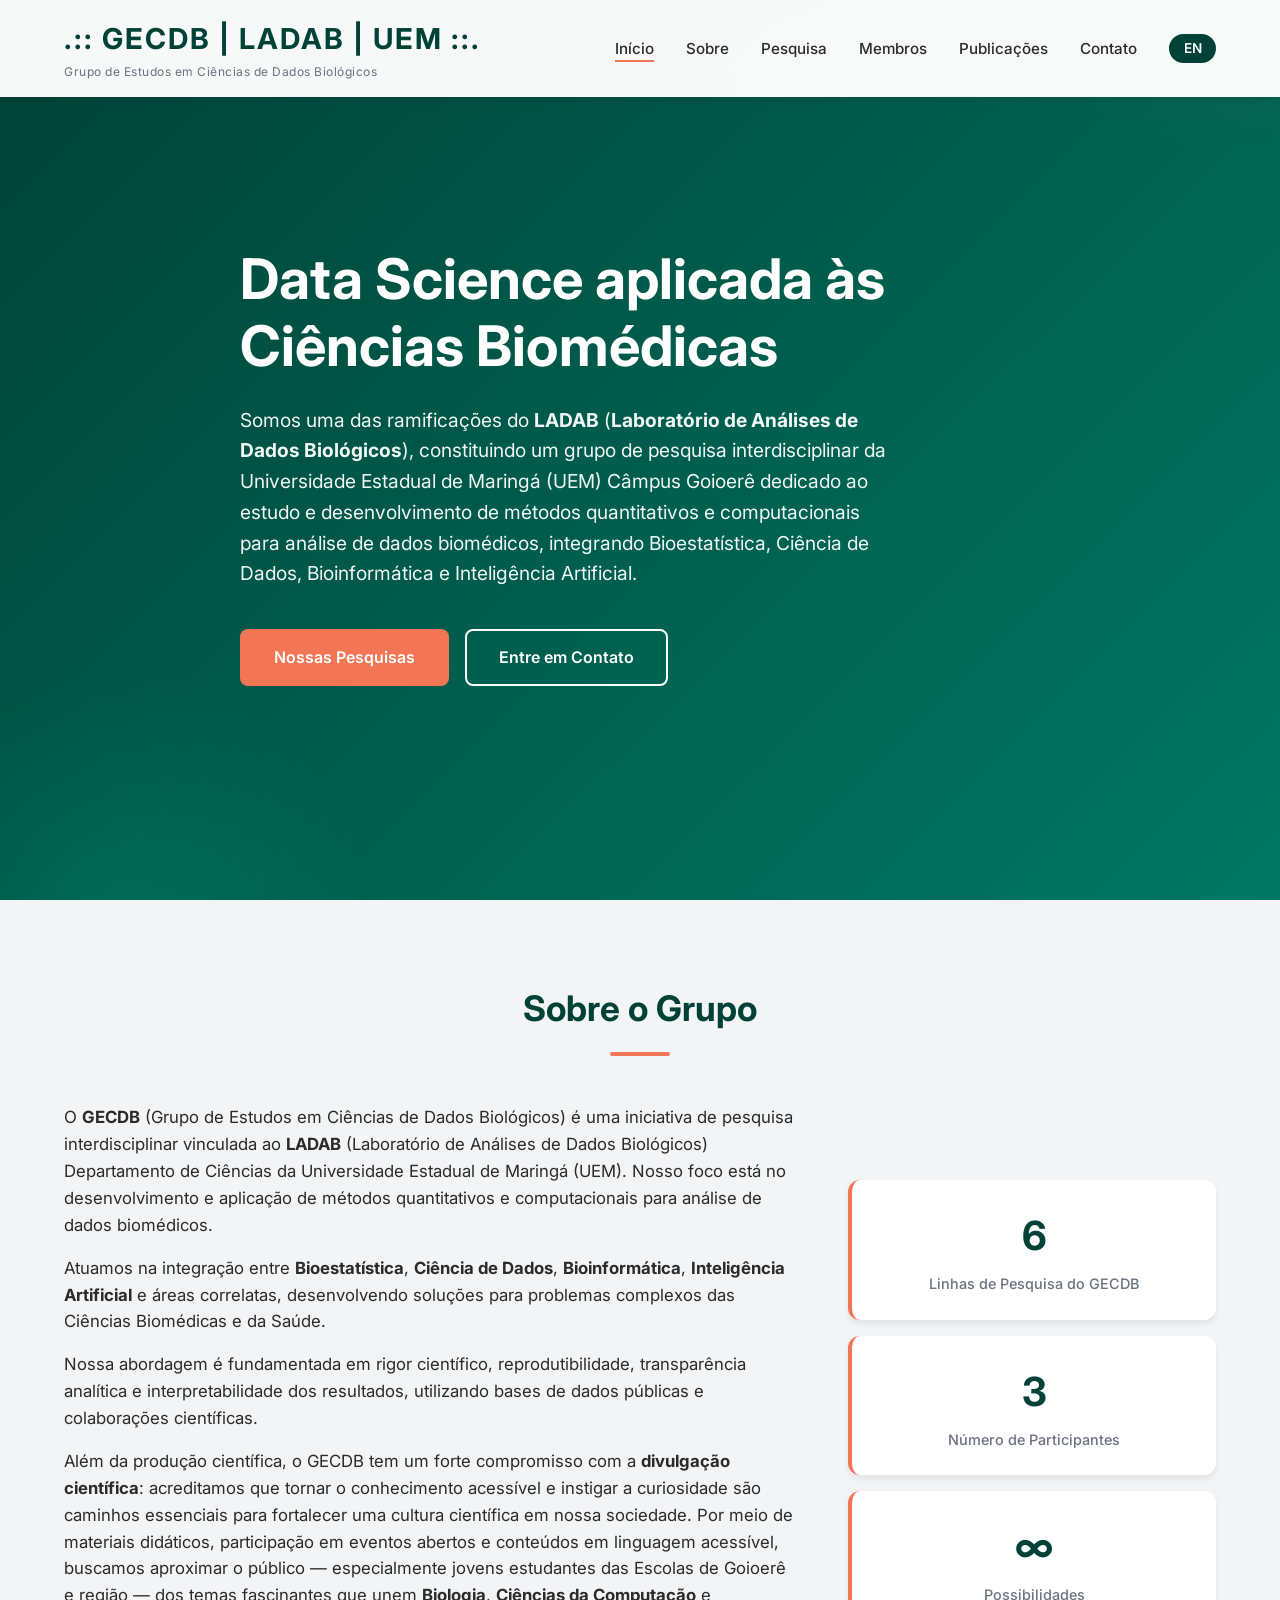
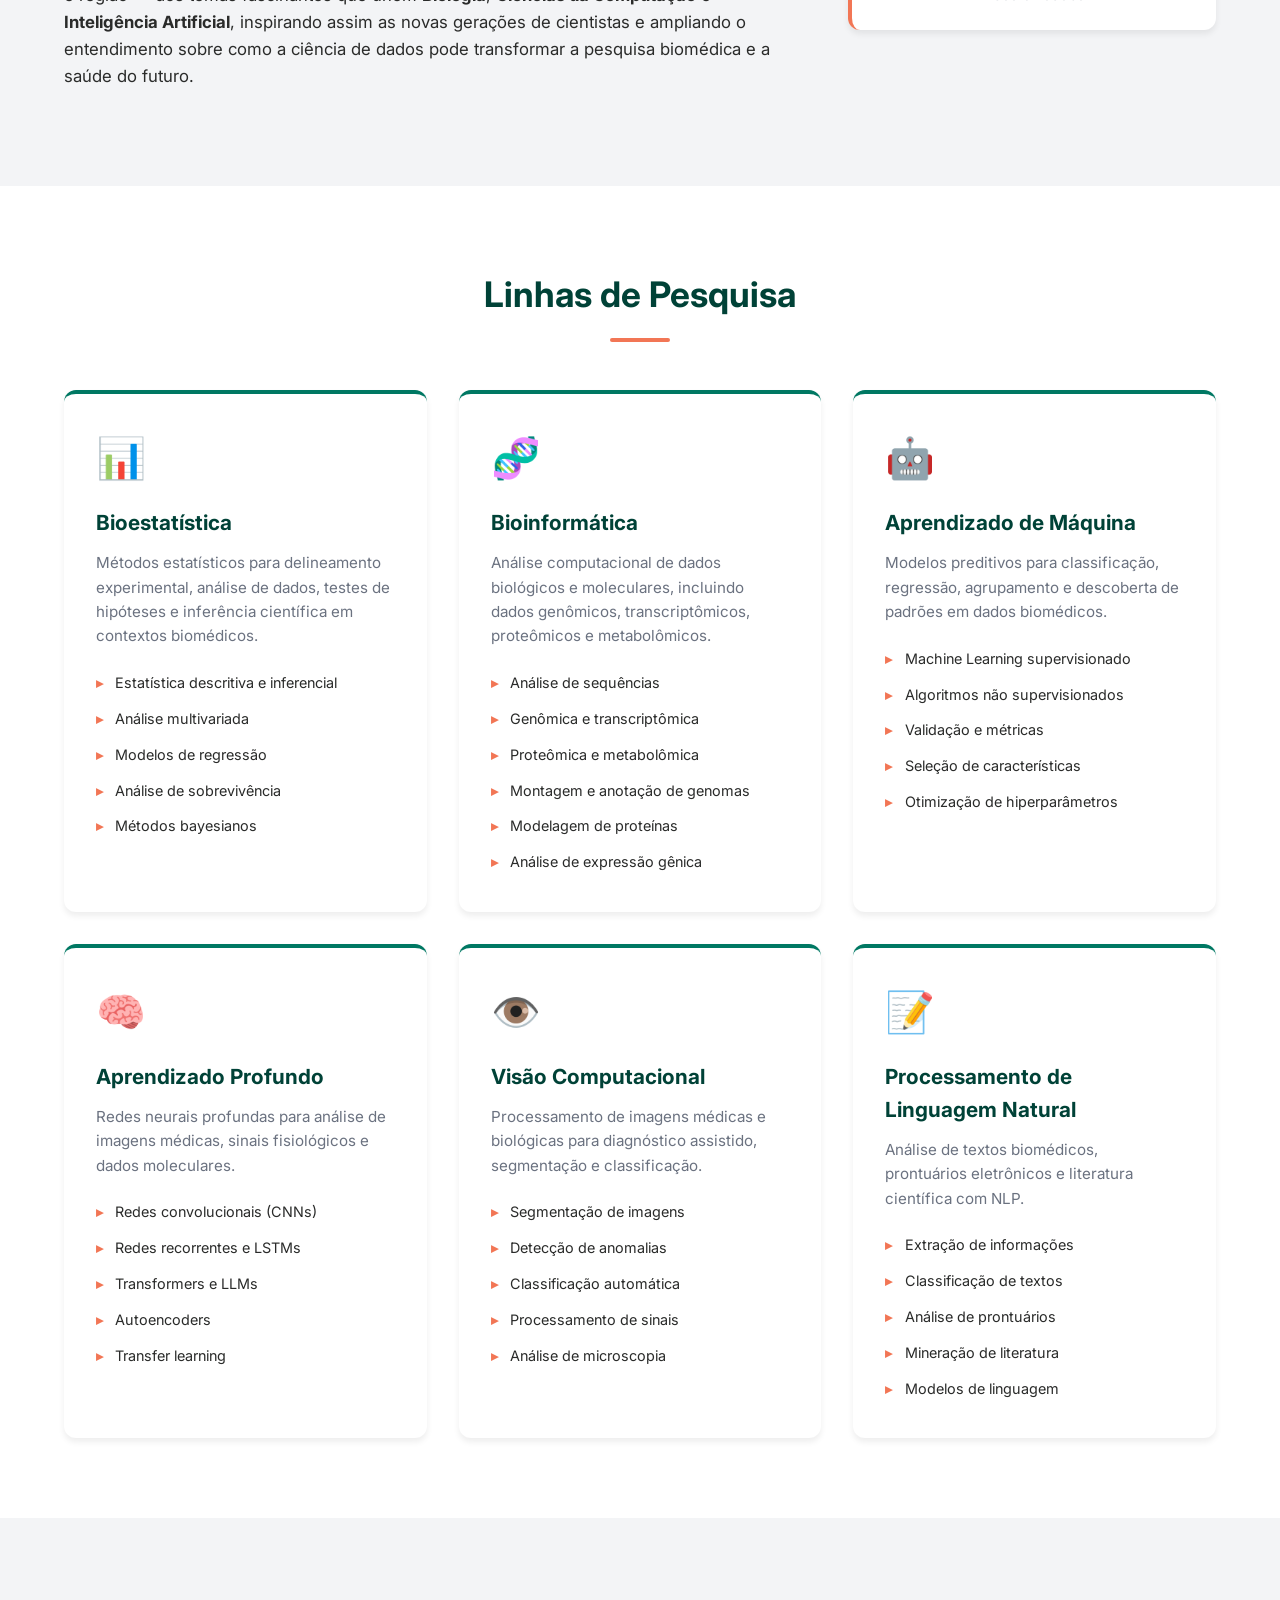
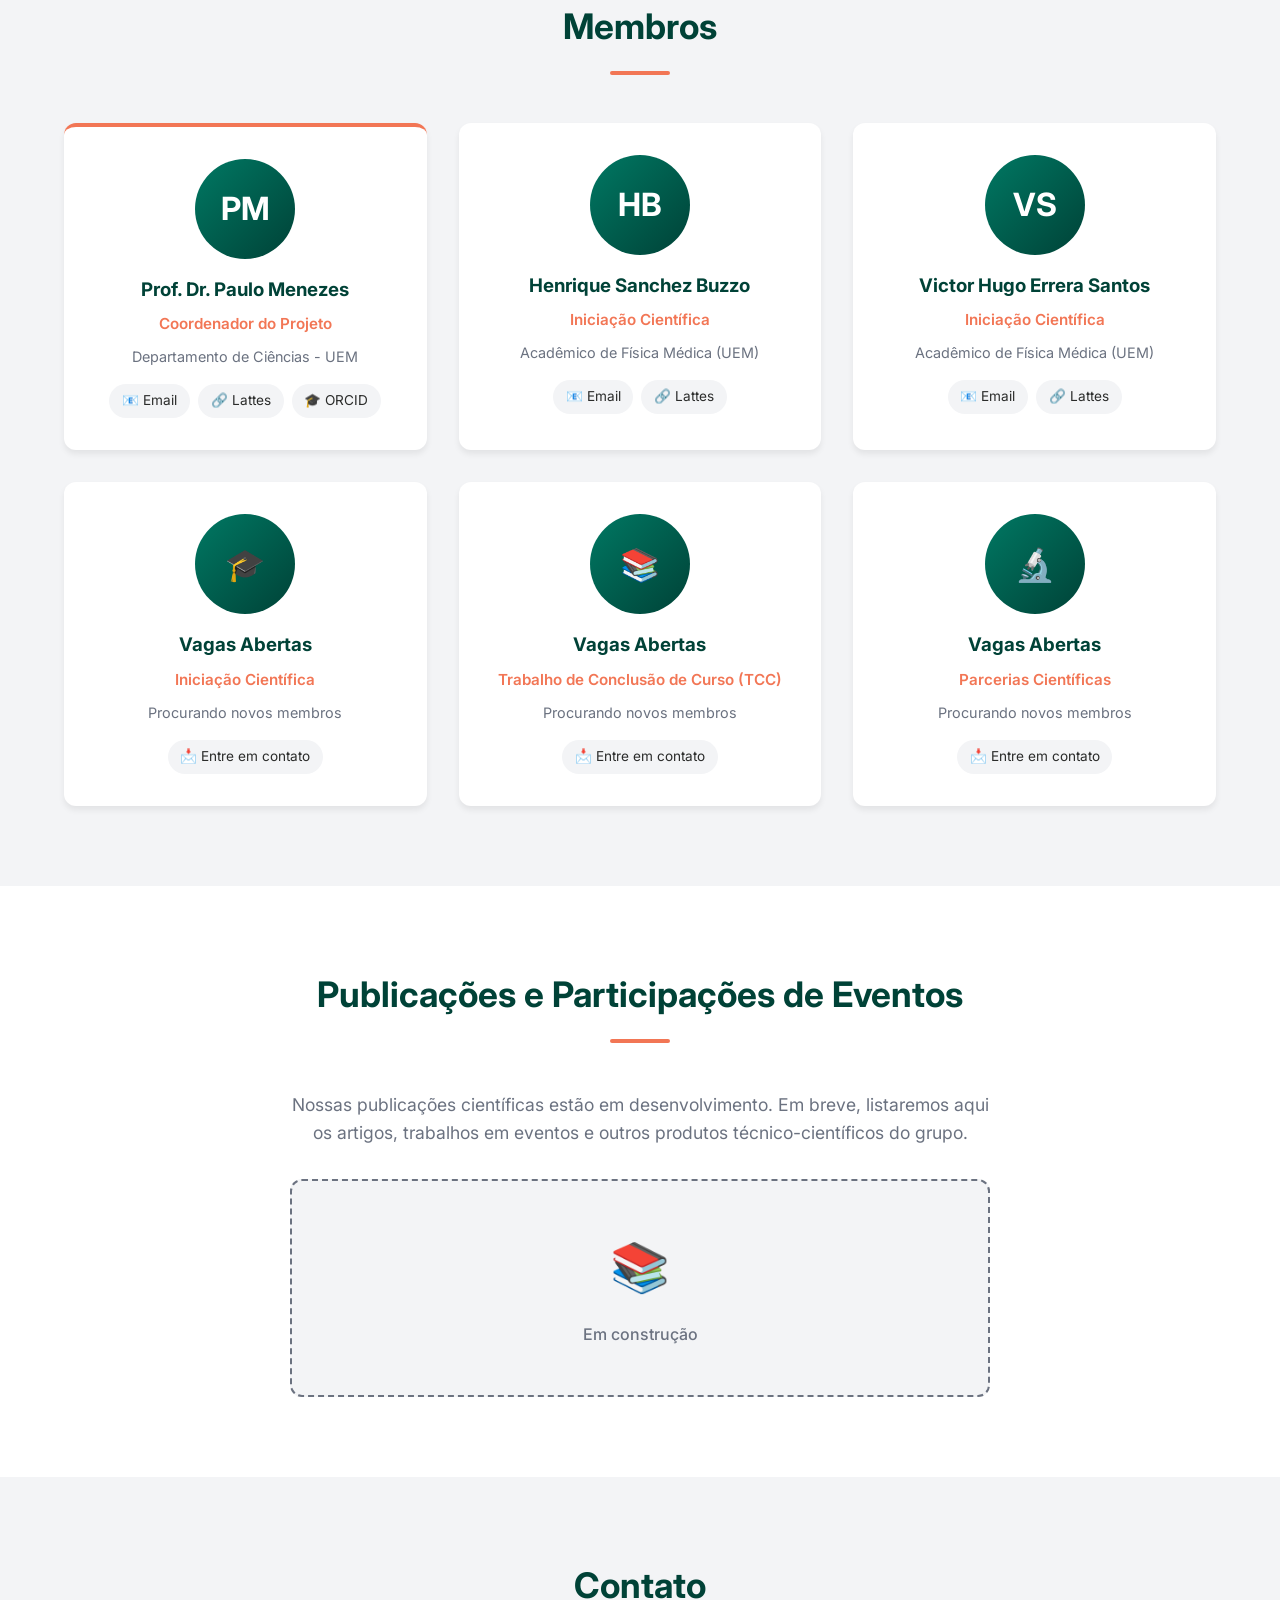
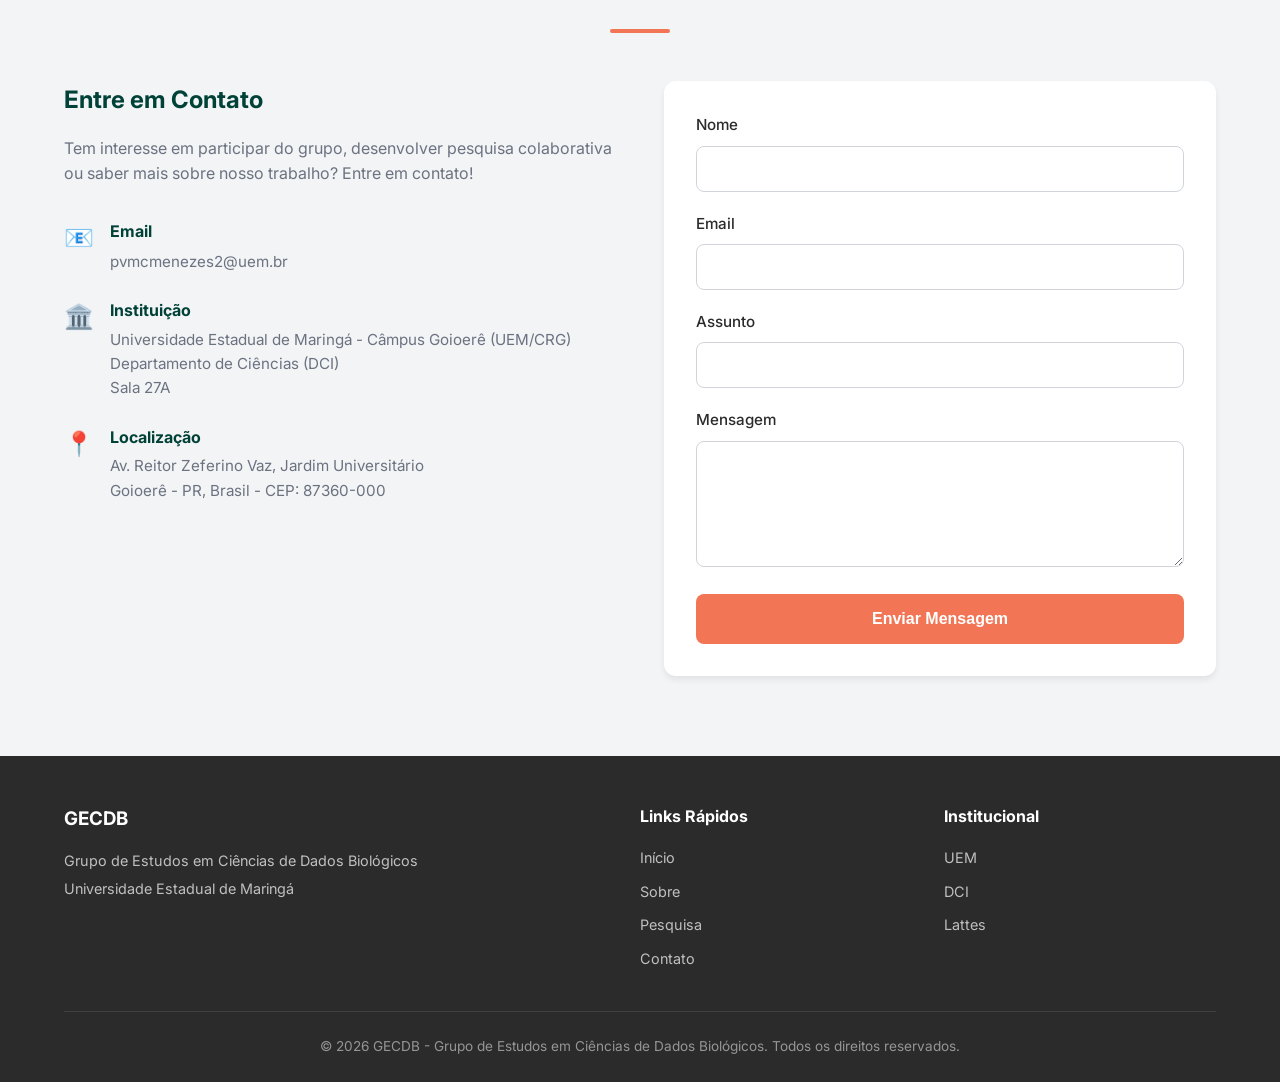
<file: index.html>
<!DOCTYPE html>
<html lang="pt-BR">
<head>
    <meta charset="UTF-8">
    <meta name="viewport" content="width=device-width, initial-scale=1.0">
    <meta name="description" content="GECDB - Grupo de Estudos em Ciências de Dados Biológicos da Universidade Estadual de Maringá">
    <title>GECDB | Ciências de Dados e Bioinformática | UEM</title> <!-- Este é um comentário -->
    <link rel="stylesheet" href="css/style.css">
    <link rel="preconnect" href="https://fonts.googleapis.com">
    <link rel="preconnect" href="https://fonts.gstatic.com" crossorigin>
    <link href="https://fonts.googleapis.com/css2?family=Inter:wght@300;400;500;600;700&display=swap" rel="stylesheet">
</head>
<body>

    <!-- CABEÇALHO -->
    <header class="header">
        <div class="container">
            <div class="header-content">
                <div class="logo">
                    <h1>.:: GECDB | LADAB | UEM ::.</h1>
                    <span class="subtitle">Grupo de Estudos em Ciências de Dados Biológicos</span>
                </div>
                <nav class="nav">
                    <button class="menu-toggle" aria-label="Menu">
                        <span></span><span></span><span></span>
                    </button>
                    <ul class="nav-menu">
                        <li><a href="#inicio" class="nav-link active">Início</a></li>
                        <li><a href="#sobre" class="nav-link">Sobre</a></li>
                        <li><a href="#pesquisa" class="nav-link">Pesquisa</a></li>
                        <li><a href="#membros" class="nav-link">Membros</a></li>
                        <li><a href="#publicacoes" class="nav-link">Publicações</a></li>
                        <li><a href="#contato" class="nav-link">Contato</a></li>
                        <li><a href="en/" class="nav-link lang-switch">EN</a></li>
                    </ul>
                </nav>
            </div>
        </div>
    </header>

    <!-- HERO / INÍCIO -->
    <section id="inicio" class="hero">
        <div class="container">
            <div class="hero-content">
                <h2 class="hero-title">Data Science aplicada às Ciências Biomédicas</h2>
                <p class="hero-description">
                    Somos uma das ramificações do <strong>LADAB</strong> (<strong>Laboratório de Análises de Dados Biológicos</strong>), constituindo um grupo de pesquisa interdisciplinar da Universidade Estadual de Maringá (UEM) Câmpus Goioerê dedicado ao estudo e desenvolvimento de métodos quantitativos e computacionais para análise de dados biomédicos, integrando Bioestatística, Ciência de Dados, Bioinformática e Inteligência Artificial.
                </p>
                <div class="hero-buttons">
                    <a href="#pesquisa" class="btn btn-primary">Nossas Pesquisas</a>
                    <a href="#contato" class="btn btn-secondary">Entre em Contato</a>
                </div>
            </div>
        </div>
    </section>

    <!-- SOBRE -->
    <section id="sobre" class="section about">
        <div class="container">
            <h2 class="section-title">Sobre o Grupo</h2>
            <div class="about-content">
                <div class="about-text">
                    <p>
                        O <strong>GECDB</strong> (Grupo de Estudos em Ciências de Dados Biológicos) é uma iniciativa
                        de pesquisa interdisciplinar vinculada ao <strong>LADAB</strong> (Laboratório de Análises de Dados Biológicos) Departamento de Ciências da Universidade Estadual
                        de Maringá (UEM). Nosso foco está no desenvolvimento e aplicação de métodos quantitativos
                        e computacionais para análise de dados biomédicos.
                    </p>
                    <p>
                        Atuamos na integração entre <strong>Bioestatística</strong>, <strong>Ciência de Dados</strong>,
                        <strong>Bioinformática</strong>, <strong>Inteligência Artificial</strong> e áreas correlatas,
                        desenvolvendo soluções para problemas complexos das Ciências Biomédicas e da Saúde.
                    </p>
                    <p>
                        Nossa abordagem é fundamentada em rigor científico, reprodutibilidade, transparência analítica
                        e interpretabilidade dos resultados, utilizando bases de dados públicas e colaborações científicas.
                    </p>
                    <p>
                        Além da produção científica, o GECDB tem um forte compromisso com a <strong>divulgação
                        científica</strong>: acreditamos que tornar o conhecimento acessível e instigar a curiosidade
                        são caminhos essenciais para fortalecer uma cultura científica em nossa sociedade. Por meio de
                        materiais didáticos, participação em eventos abertos e conteúdos em linguagem acessível,
                        buscamos aproximar o público — especialmente jovens estudantes das Escolas de Goioerê e região — dos temas fascinantes que
                        unem <strong>Biologia</strong>, <strong>Ciências da Computação</strong> e <strong>Inteligência Artificial</strong>, inspirando assim as novas gerações de cientistas e ampliando
                        o entendimento sobre como a ciência de dados pode transformar a pesquisa biomédica e a
                        saúde do futuro.
                    </p>
                </div>
                <div class="about-stats">
                    <div class="stat-card">
                        <div class="stat-number">6</div>
                        <div class="stat-label">Linhas de Pesquisa do GECDB</div>
                    </div>
                    <div class="stat-card">
                        <div class="stat-number">3</div>
                        <div class="stat-label">Número de Participantes</div>
                    </div>
                    <div class="stat-card">
                        <div class="stat-number">∞</div>
                        <div class="stat-label">Possibilidades</div>
                    </div>
                </div>
            </div>
        </div>
    </section>

    <!-- LINHAS DE PESQUISA -->
    <section id="pesquisa" class="section research">
        <div class="container">
            <h2 class="section-title">Linhas de Pesquisa</h2>
            <div class="research-grid">
                <div class="research-card">
                    <div class="research-icon">📊</div>
                    <h3>Bioestatística</h3>
                    <p>Métodos estatísticos para delineamento experimental, análise de dados, testes de hipóteses e inferência científica em contextos biomédicos.</p>
                    <ul class="research-topics">
                        <li>Estatística descritiva e inferencial</li>
                        <li>Análise multivariada</li>
                        <li>Modelos de regressão</li>
                        <li>Análise de sobrevivência</li>
                        <li>Métodos bayesianos</li>
                    </ul>
                </div>

                <div class="research-card">
                    <div class="research-icon">🧬</div>
                    <h3>Bioinformática</h3>
                    <p>Análise computacional de dados biológicos e moleculares, incluindo dados genômicos, transcriptômicos, proteômicos e metabolômicos.</p>
                    <ul class="research-topics">
                        <li>Análise de sequências</li>
                        <li>Genômica e transcriptômica</li>
                        <li>Proteômica e metabolômica</li>
                        <li>Montagem e anotação de genomas</li>
                        <li>Modelagem de proteínas</li>
                        <li>Análise de expressão gênica</li>
                    </ul>
                </div>

                <div class="research-card">
                    <div class="research-icon">🤖</div>
                    <h3>Aprendizado de Máquina</h3>
                    <p>Modelos preditivos para classificação, regressão, agrupamento e descoberta de padrões em dados biomédicos.</p>
                    <ul class="research-topics">
                        <li>Machine Learning supervisionado</li>
                        <li>Algoritmos não supervisionados</li>
                        <li>Validação e métricas</li>
                        <li>Seleção de características</li>
                        <li>Otimização de hiperparâmetros</li>
                    </ul>
                </div>

                <div class="research-card">
                    <div class="research-icon">🧠</div>
                    <h3>Aprendizado Profundo</h3>
                    <p>Redes neurais profundas para análise de imagens médicas, sinais fisiológicos e dados moleculares.</p>
                    <ul class="research-topics">
                        <li>Redes convolucionais (CNNs)</li>
                        <li>Redes recorrentes e LSTMs</li>
                        <li>Transformers e LLMs</li>
                        <li>Autoencoders</li>
                        <li>Transfer learning</li>
                    </ul>
                </div>

                <div class="research-card">
                    <div class="research-icon">👁️</div>
                    <h3>Visão Computacional</h3>
                    <p>Processamento de imagens médicas e biológicas para diagnóstico assistido, segmentação e classificação.</p>
                    <ul class="research-topics">
                        <li>Segmentação de imagens</li>
                        <li>Detecção de anomalias</li>
                        <li>Classificação automática</li>
                        <li>Processamento de sinais</li>
                        <li>Análise de microscopia</li>
                    </ul>
                </div>

                <div class="research-card">
                    <div class="research-icon">📝</div>
                    <h3>Processamento de Linguagem Natural</h3>
                    <p>Análise de textos biomédicos, prontuários eletrônicos e literatura científica com NLP.</p>
                    <ul class="research-topics">
                        <li>Extração de informações</li>
                        <li>Classificação de textos</li>
                        <li>Análise de prontuários</li>
                        <li>Mineração de literatura</li>
                        <li>Modelos de linguagem</li>
                    </ul>
                </div>
            </div>
        </div>
    </section>

<!-- MEMBROS -->
<section id="membros" class="section members">
    <div class="container">
        <h2 class="section-title">Membros</h2>
        <div class="members-grid">

            <!-- Primeira fileira -->
            <div class="member-card coordinator">
                <div class="member-photo">
                    <div class="photo-placeholder">PM</div>
                </div>
                <h3>Prof. Dr. Paulo Menezes</h3>
                <p class="member-role">Coordenador do Projeto</p>
                <p class="member-affiliation">Departamento de Ciências - UEM</p>
                <div class="member-links">
                    <a href="mailto:pvmcmenezes2@uem.br" class="member-link">📧 Email</a>
                    <a href="http://lattes.cnpq.br/9989115415178129" class="member-link" target="_blank" rel="noopener noreferrer">🔗 Lattes</a>
                    <a href="https://orcid.org/0000-0002-5826-5007" class="member-link" target="_blank" rel="noopener noreferrer">🎓 ORCID</a>
                </div>
            </div>

            <div class="member-card">
                <div class="member-photo">
                    <div class="photo-placeholder">HB</div>
                </div>
                <h3>Henrique Sanchez Buzzo</h3>
                <p class="member-role">Iniciação Científica</p>
                <p class="member-affiliation">Acadêmico de Física Médica (UEM)</p>
                <div class="member-links">
                    <a href="mailto:ra151929@uem.br" class="member-link">📧 Email</a>
                    <a href="https://lattes.cnpq.br/" class="member-link" target="_blank" rel="noopener noreferrer">🔗 Lattes</a>
                </div>
            </div>

            <div class="member-card">
                <div class="member-photo">
                    <div class="photo-placeholder">VS</div>
                </div>
                <h3>Victor Hugo Errera Santos</h3>
                <p class="member-role">Iniciação Científica</p>
                <p class="member-affiliation">Acadêmico de Física Médica (UEM)</p>
                <div class="member-links">
                    <a href="mailto:ra148828@uem.br" class="member-link">📧 Email</a>
                    <a href="https://lattes.cnpq.br/" class="member-link" target="_blank" rel="noopener noreferrer">🔗 Lattes</a>
                </div>
            </div>

            <!-- Segunda fileira -->
            <div class="member-card">
                <div class="member-photo">
                    <div class="photo-placeholder">🎓</div>
                </div>
                <h3>Vagas Abertas</h3>
                <p class="member-role">Iniciação Científica</p>
                <p class="member-affiliation">Procurando novos membros</p>
                <div class="member-links">
                    <a href="mailto:pvmcmenezes2@uem.br" class="member-link">📩 Entre em contato</a>
                </div>
            </div>

            <div class="member-card">
                <div class="member-photo">
                    <div class="photo-placeholder">📚</div>
                </div>
                <h3>Vagas Abertas</h3>
                <p class="member-role">Trabalho de Conclusão de Curso (TCC)</p>
                <p class="member-affiliation">Procurando novos membros</p>
                <div class="member-links">
                    <a href="mailto:pvmcmenezes2@uem.br" class="member-link">📩 Entre em contato</a>
                </div>
            </div>

            <div class="member-card">
                <div class="member-photo">
                    <div class="photo-placeholder">🔬</div>
                </div>
                <h3>Vagas Abertas</h3>
                <p class="member-role">Parcerias Científicas</p>
                <p class="member-affiliation">Procurando novos membros</p>
                <div class="member-links">
                    <a href="mailto:pvmcmenezes2@uem.br" class="member-link">📩 Entre em contato</a>
                </div>
            </div>

        </div>
    </div>
</section>

    <!-- PUBLICAÇÕES -->
    <section id="publicacoes" class="section publications">
        <div class="container">
            <h2 class="section-title">Publicações e Participações de Eventos</h2>
            <div class="publications-content">
                <p class="publications-intro">
                    Nossas publicações científicas estão em desenvolvimento. Em breve, listaremos aqui
                    os artigos, trabalhos em eventos e outros produtos técnico-científicos do grupo.
                </p>
                <div class="publications-placeholder">
                    <div class="placeholder-icon">📚</div>
                    <p>Em construção</p>
                </div>
            </div>
        </div>
    </section>

    <!-- CONTATO -->
    <section id="contato" class="section contact">
        <div class="container">
            <h2 class="section-title">Contato</h2>
            <div class="contact-content">
                <div class="contact-info">
                    <h3>Entre em Contato</h3>
                    <p>
                        Tem interesse em participar do grupo, desenvolver pesquisa colaborativa ou
                        saber mais sobre nosso trabalho? Entre em contato!
                    </p>
                    <div class="contact-details">
                        <div class="contact-item">
                            <span class="contact-icon">📧</span>
                            <div>
                                <strong>Email</strong>
                                <a href="mailto:pvmcmenezes2@uem.br">pvmcmenezes2@uem.br</a>
                            </div>
                        </div>
                        <div class="contact-item">
                            <span class="contact-icon">🏛️</span>
                            <div>
                                <strong>Instituição</strong>
                                <p>Universidade Estadual de Maringá - Câmpus Goioerê (UEM/CRG)</p>
                                <p>Departamento de Ciências (DCI)</p>
                                <p>Sala 27A</p>
                            </div>
                        </div>
                        <div class="contact-item">
                            <span class="contact-icon">📍</span>
                            <div>
                                <strong>Localização</strong>
                                <p>Av. Reitor Zeferino Vaz, Jardim Universitário</p>
                                <p>Goioerê - PR, Brasil - CEP: 87360-000</p>
                            </div>
                        </div>
                    </div>
                </div>
                <div class="contact-form-container">
                    <form class="contact-form" id="contactForm" action="https://formsubmit.co/pvmcmenezes2@uem.br" method="POST">
                            <input type="hidden" name="_subject" value="Nova mensagem do site!">
                            <input type="hidden" name="_captcha" value="false">
                            <input type="hidden" name="_template" value="table">
                        <div class="form-group">
                            <label for="name">Nome</label>
                            <input type="text" id="name" name="name" required>
                        </div>
                        <div class="form-group">
                            <label for="email">Email</label>
                            <input type="email" id="email" name="email" required>
                        </div>
                        <div class="form-group">
                            <label for="subject">Assunto</label>
                            <input type="text" id="subject" name="subject" required>
                        </div>
                        <div class="form-group">
                            <label for="message">Mensagem</label>
                            <textarea id="message" name="message" rows="5" required></textarea>
                        </div>
                        <button type="submit" class="btn btn-primary">Enviar Mensagem</button>
                    </form>
                </div>
            </div>
        </div>
    </section>

    <!-- RODAPÉ -->
    <footer class="footer">
        <div class="container">
            <div class="footer-content">
                <div class="footer-section">
                    <h3>GECDB</h3>
                    <p>Grupo de Estudos em Ciências de Dados Biológicos</p>
                    <p>Universidade Estadual de Maringá</p>
                </div>
                <div class="footer-section">
                    <h4>Links Rápidos</h4>
                    <ul>
                        <li><a href="#inicio">Início</a></li>
                        <li><a href="#sobre">Sobre</a></li>
                        <li><a href="#pesquisa">Pesquisa</a></li>
                        <li><a href="#contato">Contato</a></li>
                    </ul>
                </div>
                <div class="footer-section">
                    <h4>Institucional</h4>
                    <ul>
                        <li><a href="https://www.uem.br" target="_blank" rel="noopener">UEM</a></li>
                        <li><a href="https://www.dci.uem.br" target="_blank" rel="noopener">DCI</a></li>
                        <li><a href="https://plataformalattes.cnpq.br" target="_blank" rel="noopener">Lattes</a></li>
                    </ul>
                </div>
            </div>
            <div class="footer-bottom">
                <p>&copy; 2026 GECDB - Grupo de Estudos em Ciências de Dados Biológicos. Todos os direitos reservados.</p>
            </div>
        </div>
    </footer>

    <script src="js/script.js"></script>
</body>
</html>
</file>
<file: css/style.css>
/* ========================================
   VARIÁVEIS GLOBAIS (cores institucionais UEM + paleta própria)
   ======================================== */
:root {
    --verde-escuro: #004237;
    --verde-medio: #007863;
    --verde-claro: #00a88a;
    --coral: #f27655;
    --coral-escuro: #d85a3a;
    --cinza-escuro: #2a2b2a;
    --cinza-medio: #6b7280;
    --cinza-claro: #f3f4f6;
    --branco: #ffffff;
    --sombra: 0 4px 6px rgba(0, 0, 0, 0.07);
    --sombra-forte: 0 10px 25px rgba(0, 0, 0, 0.1);
    --transicao: all 0.3s ease;
}

/* ========================================
   RESET BÁSICO
   ======================================== */
* {
    margin: 0;
    padding: 0;
    box-sizing: border-box;
}

html {
    scroll-behavior: smooth;
    scroll-padding-top: 80px;
}

body {
    font-family: 'Inter', -apple-system, BlinkMacSystemFont, sans-serif;
    color: var(--cinza-escuro);
    line-height: 1.6;
    background: var(--branco);
}

a {
    color: var(--verde-medio);
    text-decoration: none;
    transition: var(--transicao);
}

a:hover {
    color: var(--coral);
}

ul {
    list-style: none;
}

img {
    max-width: 100%;
    display: block;
}

/* Container centralizado */
.container {
    max-width: 1200px;
    margin: 0 auto;
    padding: 0 1.5rem;
}

/* ========================================
   CABEÇALHO
   ======================================== */
.header {
    position: fixed;
    top: 0;
    left: 0;
    width: 100%;
    background: rgba(255, 255, 255, 0.97);
    backdrop-filter: blur(10px);
    box-shadow: var(--sombra);
    z-index: 1000;
    padding: 1rem 0;
}

.header-content {
    display: flex;
    justify-content: space-between;
    align-items: center;
}

.logo h1 {
    font-size: 1.8rem;
    font-weight: 700;
    color: var(--verde-escuro);
    letter-spacing: 2px;
}

.logo .subtitle {
    display: block;
    font-size: 0.75rem;
    color: var(--cinza-medio);
    font-weight: 400;
    letter-spacing: 0.5px;
}

.nav-menu {
    display: flex;
    gap: 2rem;
    align-items: center;
}

.nav-link {
    color: var(--cinza-escuro);
    font-weight: 500;
    font-size: 0.95rem;
    position: relative;
    padding: 0.25rem 0;
}

.nav-link::after {
    content: '';
    position: absolute;
    bottom: 0;
    left: 0;
    width: 0;
    height: 2px;
    background: var(--coral);
    transition: var(--transicao);
}

.nav-link:hover::after,
.nav-link.active::after {
    width: 100%;
}

.lang-switch {
    background: var(--verde-escuro);
    color: var(--branco) !important;
    padding: 0.4rem 0.9rem;
    border-radius: 20px;
    font-size: 0.85rem;
    font-weight: 600;
}

.lang-switch:hover {
    background: var(--coral);
    color: var(--branco) !important;
}

/* Botão menu mobile */
.menu-toggle {
    display: none;
    flex-direction: column;
    gap: 5px;
    background: none;
    border: none;
    cursor: pointer;
    padding: 0.5rem;
}

.menu-toggle span {
    width: 25px;
    height: 3px;
    background: var(--verde-escuro);
    border-radius: 2px;
    transition: var(--transicao);
}

/* ========================================
   HERO (SEÇÃO INICIAL)
   ======================================== */
.hero {
    min-height: 100vh;
    display: flex;
    align-items: center;
    background: linear-gradient(135deg, var(--verde-escuro) 0%, var(--verde-medio) 100%);
    color: var(--branco);
    padding: 6rem 0 4rem;
    position: relative;
    overflow: hidden;
}

.hero::before {
    content: '';
    position: absolute;
    top: -50%;
    right: -20%;
    width: 600px;
    height: 600px;
    background: radial-gradient(circle, rgba(242, 118, 85, 0.15) 0%, transparent 70%);
    border-radius: 50%;
}

.hero::after {
    content: '';
    position: absolute;
    bottom: -30%;
    left: -10%;
    width: 500px;
    height: 500px;
    background: radial-gradient(circle, rgba(0, 168, 138, 0.2) 0%, transparent 70%);
    border-radius: 50%;
}

.hero-content {
    position: relative;
    z-index: 1;
    max-width: 800px;
}

.hero-title {
    font-size: clamp(2rem, 5vw, 3.5rem);
    font-weight: 700;
    line-height: 1.2;
    margin-bottom: 1.5rem;
}

.hero-description {
    font-size: 1.2rem;
    margin-bottom: 2.5rem;
    opacity: 0.95;
    max-width: 650px;
}

.hero-buttons {
    display: flex;
    gap: 1rem;
    flex-wrap: wrap;
}

/* ========================================
   BOTÕES
   ======================================== */
.btn {
    display: inline-block;
    padding: 0.85rem 2rem;
    border-radius: 8px;
    font-weight: 600;
    font-size: 1rem;
    cursor: pointer;
    border: 2px solid transparent;
    transition: var(--transicao);
    text-align: center;
}

.btn-primary {
    background: var(--coral);
    color: var(--branco);
}

.btn-primary:hover {
    background: var(--coral-escuro);
    color: var(--branco);
    transform: translateY(-2px);
    box-shadow: var(--sombra-forte);
}

.btn-secondary {
    background: transparent;
    color: var(--branco);
    border-color: var(--branco);
}

.btn-secondary:hover {
    background: var(--branco);
    color: var(--verde-escuro);
    transform: translateY(-2px);
}

/* ========================================
   SEÇÕES GERAIS
   ======================================== */
.section {
    padding: 5rem 0;
}

.section-title {
    font-size: 2.2rem;
    font-weight: 700;
    color: var(--verde-escuro);
    text-align: center;
    margin-bottom: 3rem;
    position: relative;
}

.section-title::after {
    content: '';
    display: block;
    width: 60px;
    height: 4px;
    background: var(--coral);
    margin: 1rem auto 0;
    border-radius: 2px;
}

/* ========================================
   SOBRE
   ======================================== */
.about {
    background: var(--cinza-claro);
}

.about-content {
    display: grid;
    grid-template-columns: 2fr 1fr;
    gap: 3rem;
    align-items: center;
}

.about-text p {
    margin-bottom: 1rem;
    font-size: 1.05rem;
    color: var(--cinza-escuro);
}

.about-stats {
    display: flex;
    flex-direction: column;
    gap: 1rem;
}

.stat-card {
    background: var(--branco);
    padding: 1.5rem;
    border-radius: 12px;
    text-align: center;
    box-shadow: var(--sombra);
    border-left: 4px solid var(--coral);
    transition: var(--transicao);
}

.stat-card:hover {
    transform: translateY(-3px);
    box-shadow: var(--sombra-forte);
}

.stat-number {
    font-size: 2.5rem;
    font-weight: 700;
    color: var(--verde-escuro);
}

.stat-label {
    font-size: 0.9rem;
    color: var(--cinza-medio);
    font-weight: 500;
    margin-top: 0.25rem;
}

/* ========================================
   PESQUISA (GRID DE CARDS)
   ======================================== */
.research-grid {
    display: grid;
    grid-template-columns: repeat(auto-fit, minmax(300px, 1fr));
    gap: 2rem;
}

.research-card {
    background: var(--branco);
    padding: 2rem;
    border-radius: 12px;
    box-shadow: var(--sombra);
    transition: var(--transicao);
    border-top: 4px solid var(--verde-medio);
}

.research-card:hover {
    transform: translateY(-5px);
    box-shadow: var(--sombra-forte);
    border-top-color: var(--coral);
}

.research-icon {
    font-size: 2.5rem;
    margin-bottom: 1rem;
}

.research-card h3 {
    color: var(--verde-escuro);
    font-size: 1.3rem;
    margin-bottom: 0.75rem;
}

.research-card p {
    color: var(--cinza-medio);
    margin-bottom: 1rem;
    font-size: 0.95rem;
}

.research-topics {
    list-style: none;
    padding: 0;
}

.research-topics li {
    padding: 0.4rem 0;
    padding-left: 1.2rem;
    position: relative;
    font-size: 0.9rem;
    color: var(--cinza-escuro);
}

.research-topics li::before {
    content: '▸';
    position: absolute;
    left: 0;
    color: var(--coral);
    font-weight: bold;
}

/* ========================================
   MEMBROS
   ======================================== */
.members {
    background: var(--cinza-claro);
}

.members-grid {
    display: grid;
    grid-template-columns: repeat(auto-fit, minmax(350px, 1fr));
    gap: 2rem;
}

.member-card {
    background: var(--branco);
    padding: 2rem;
    border-radius: 12px;
    text-align: center;
    box-shadow: var(--sombra);
    transition: var(--transicao);
}

.member-card:hover {
    transform: translateY(-5px);
    box-shadow: var(--sombra-forte);
}

.member-card.coordinator {
    border-top: 4px solid var(--coral);
}

.member-photo {
    width: 100px;
    height: 100px;
    margin: 0 auto 1rem;
    border-radius: 50%;
    background: linear-gradient(135deg, var(--verde-medio), var(--verde-escuro));
    display: flex;
    align-items: center;
    justify-content: center;
    color: var(--branco);
    font-size: 2rem;
    font-weight: 700;
}

.member-card h3 {
    color: var(--verde-escuro);
    margin-bottom: 0.5rem;
}

.member-role {
    color: var(--coral);
    font-weight: 600;
    font-size: 0.95rem;
    margin-bottom: 0.5rem;
}

.member-affiliation {
    color: var(--cinza-medio);
    font-size: 0.9rem;
    margin-bottom: 1rem;
}

.member-links {
    display: flex;
    gap: 0.5rem;
    justify-content: center;
    flex-wrap: wrap;
}

.member-link {
    background: var(--cinza-claro);
    padding: 0.4rem 0.8rem;
    border-radius: 20px;
    font-size: 0.85rem;
    color: var(--cinza-escuro);
}

.member-link:hover {
    background: var(--coral);
    color: var(--branco);
}

/* ========================================
   PUBLICAÇÕES
   ======================================== */
.publications-content {
    text-align: center;
    max-width: 700px;
    margin: 0 auto;
}

.publications-intro {
    font-size: 1.1rem;
    color: var(--cinza-medio);
    margin-bottom: 2rem;
}

.publications-placeholder {
    background: var(--cinza-claro);
    padding: 3rem;
    border-radius: 12px;
    border: 2px dashed var(--cinza-medio);
}

.placeholder-icon {
    font-size: 3rem;
    margin-bottom: 1rem;
}

.publications-placeholder p {
    color: var(--cinza-medio);
    font-weight: 500;
}

/* ========================================
   CONTATO
   ======================================== */
.contact {
    background: var(--cinza-claro);
}

.contact-content {
    display: grid;
    grid-template-columns: 1fr 1fr;
    gap: 3rem;
}

.contact-info h3 {
    color: var(--verde-escuro);
    font-size: 1.5rem;
    margin-bottom: 1rem;
}

.contact-info > p {
    color: var(--cinza-medio);
    margin-bottom: 2rem;
}

.contact-details {
    display: flex;
    flex-direction: column;
    gap: 1.5rem;
}

.contact-item {
    display: flex;
    gap: 1rem;
    align-items: flex-start;
}

.contact-icon {
    font-size: 1.5rem;
    flex-shrink: 0;
}

.contact-item strong {
    display: block;
    color: var(--verde-escuro);
    margin-bottom: 0.25rem;
}

.contact-item p,
.contact-item a {
    color: var(--cinza-medio);
    font-size: 0.95rem;
}

/* Formulário */
.contact-form {
    background: var(--branco);
    padding: 2rem;
    border-radius: 12px;
    box-shadow: var(--sombra);
}

.form-group {
    margin-bottom: 1.25rem;
}

.form-group label {
    display: block;
    margin-bottom: 0.5rem;
    color: var(--cinza-escuro);
    font-weight: 500;
    font-size: 0.95rem;
}

.form-group input,
.form-group textarea {
    width: 100%;
    padding: 0.75rem 1rem;
    border: 1px solid #d1d5db;
    border-radius: 8px;
    font-family: inherit;
    font-size: 1rem;
    transition: var(--transicao);
}

.form-group input:focus,
.form-group textarea:focus {
    outline: none;
    border-color: var(--verde-medio);
    box-shadow: 0 0 0 3px rgba(0, 120, 99, 0.1);
}

.form-group textarea {
    resize: vertical;
    min-height: 120px;
}

.contact-form .btn {
    width: 100%;
}

/* ========================================
   RODAPÉ
   ======================================== */
.footer {
    background: var(--cinza-escuro);
    color: var(--branco);
    padding: 3rem 0 1.5rem;
}

.footer-content {
    display: grid;
    grid-template-columns: 2fr 1fr 1fr;
    gap: 2rem;
    margin-bottom: 2rem;
}

.footer-section h3,
.footer-section h4 {
    margin-bottom: 1rem;
    color: var(--branco);
}

.footer-section p {
    color: rgba(255, 255, 255, 0.7);
    font-size: 0.9rem;
    margin-bottom: 0.25rem;
}

.footer-section ul li {
    margin-bottom: 0.5rem;
}

.footer-section ul li a {
    color: rgba(255, 255, 255, 0.7);
    font-size: 0.9rem;
}

.footer-section ul li a:hover {
    color: var(--coral);
}

.footer-bottom {
    text-align: center;
    padding-top: 1.5rem;
    border-top: 1px solid rgba(255, 255, 255, 0.1);
}

.footer-bottom p {
    color: rgba(255, 255, 255, 0.5);
    font-size: 0.85rem;
}

/* ========================================
   RESPONSIVIDADE (CELULAR)
   ======================================== */
@media (max-width: 768px) {
    .menu-toggle {
        display: flex;
    }

    .nav-menu {
        position: fixed;
        top: 75px;
        right: -100%;
        width: 80%;
        max-width: 300px;
        height: calc(100vh - 75px);
        background: var(--branco);
        flex-direction: column;
        padding: 2rem;
        gap: 1.5rem;
        box-shadow: -5px 0 15px rgba(0, 0, 0, 0.1);
        transition: var(--transicao);
    }

    .nav-menu.active {
        right: 0;
    }

    .about-content,
    .contact-content {
        grid-template-columns: 1fr;
    }

    .footer-content {
        grid-template-columns: 1fr;
        text-align: center;
    }

    .hero-title {
        font-size: 2rem;
    }

    .hero-description {
        font-size: 1rem;
    }

    .section {
        padding: 3rem 0;
    }

    .section-title {
        font-size: 1.7rem;
    }
}
</file>
